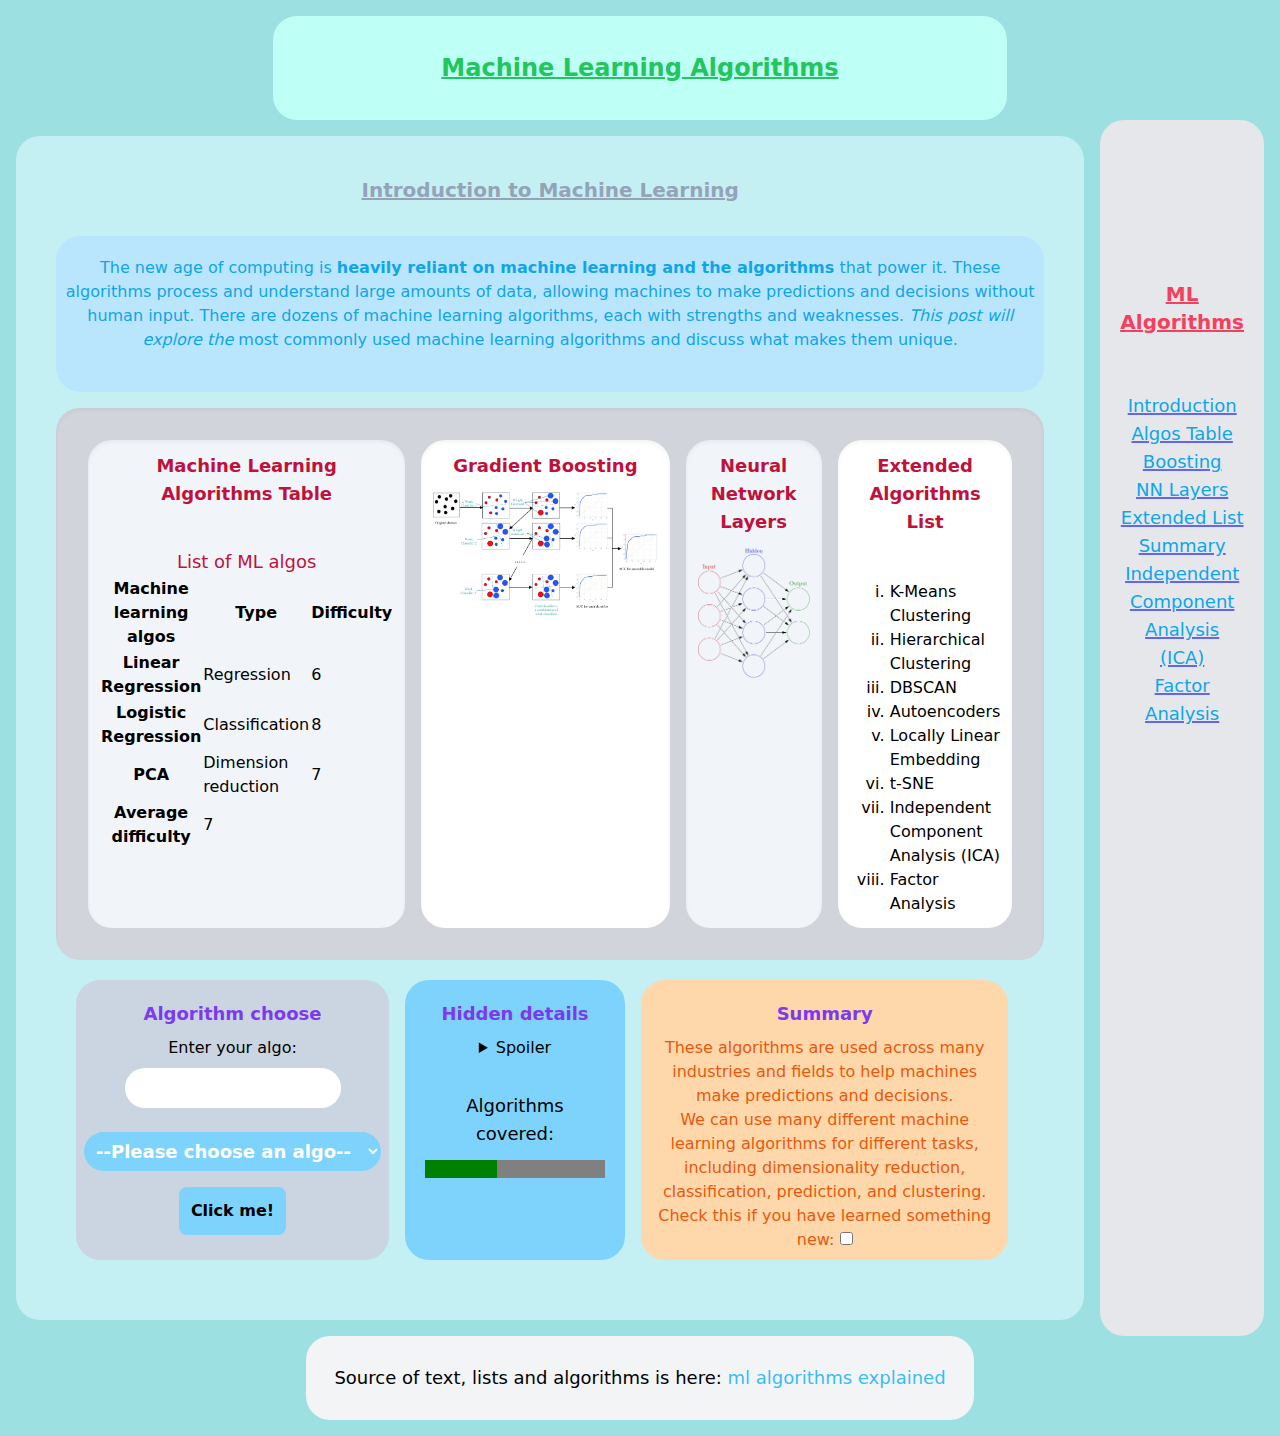
<file: lab2/src/index.html>
<!doctype html>
<html>

<head>
  <meta charset="UTF-8">
  <meta name="viewport" content="width=device-width, initial-scale=1.0">
  <link href="./output.css" rel="stylesheet">

  <style>
    body {
      display: grid;
      grid-template-columns: 10fr 1fr;
      grid-template-rows: auto;
      grid-template-areas:
        "header header"
        "main sidebar"
        "footer footer";
      justify-items: center;
      background-color: #9de0e2;
    }

    header {
      grid-area: header;
      background-color: #befff6;
    }

    footer {
      grid-area: footer;
      background-color: #f3f4f6;
    }

    .main {
      grid-area: main;
      background-color: #c5f0f3;
    }

    .sidebar {
      grid-area: sidebar;
      background-color: #e5e7eb;
    }
  </style>

</head>

<body>

  <header class="px-40 py-7 text-2xl rounded-3xl mt-4">
    <h1 class="text-green-500 text-center underline decoration-2 p-2 font-bold">Machine Learning Algorithms</h1>
  </header>

  <div class="main p-10 rounded-3xl m-4">
    <h2 class="text-slate-400	text-xl text-center underline pb-8 font-bold">Introduction to Machine Learning</h2>

    <article class="bg-sky-200 rounded-3xl">
      <p class="text-sky-500 text-center pt-5 pb-10">
        The new age of computing is <strong>heavily reliant on machine learning and the algorithms</strong> that power
        it.
        These algorithms process and understand large amounts of data,
        allowing machines to make predictions and decisions without human input.
        There are dozens of machine learning algorithms, each with strengths and weaknesses.
        <em>This post will explore the</em> most commonly used machine learning algorithms
        and discuss what makes them unique.
      </p>

    </article>

    <div class="shadow-inner bg-gray-300 p-3 rounded-3xl mt-4">
      <div class="flex flex-row p-5">
        <div class="bg-slate-100	p-3 shadow-inner rounded-3xl mr-4 flex-auto">
          <h2 class="text-rose-700 text-center text-lg font-bold">Machine Learning Algorithms Table</h2>
          <div class="py-10">
            <table class="table-auto">
              <caption class="text-rose-700 text-lg">
                List of ML algos
              </caption>
              <thead>
                <tr>
                  <th>Machine learning algos</th>
                  <th>Type</th>
                  <th>Difficulty</th>
                </tr>
              </thead>
              <tbody>
                <tr>
                  <th>Linear Regression</th>
                  <td>Regression</td>
                  <td>6</td>
                </tr>
                <tr>
                  <th>Logistic Regression</th>
                  <td>Classification</td>
                  <td>8</td>
                </tr>
                <tr>
                  <th>PCA</th>
                  <td>Dimension reduction</td>
                  <td>7</td>
                </tr>
              </tbody>
              <tfoot>
                <tr>
                  <th>Average difficulty</th>
                  <td>7</td>
                </tr>
              </tfoot>
            </table>
          </div>
        </div>

        <div class="bg-white p-3 shadow-inner rounded-3xl mr-4 flex-auto">
          <h2 class="text-rose-700 text-center text-lg font-bold">Gradient Boosting</h2>
          <img class="fit-picture pt-3" src="gradient_boost.png" alt="Visualization" width="600" height="300" />
        </div>

        <div class="bg-slate-100 p-3 shadow-inner rounded-3xl mr-4 flex-auto">
          <h2 class="text-rose-700 text-center text-lg font-bold">Neural Network Layers</h2>
          <map name="primary">
            <area shape="rect" coords="0, 0, 100, 400" href="https://nordvpn.com/pl/cybersecurity/glossary/input-layer/"
              target="_blank" alt="input" />
            <area shape="rect" coords="100,0,200,400"
              href="https://deepai.org/machine-learning-glossary-and-terms/hidden-layer-machine-learning"
              target="_blank" alt="hidden" />
            <area shape="rect" coords="200,0,300,400"
              href="https://www.techopedia.com/definition/33263/output-layer-neural-networks" target="_blank"
              alt="output" />
          </map>
          <img class="pt-3" usemap="#primary" src="nn.png" alt="Visualization or sth" width="300" height="300" />
        </div>

        <div class="bg-white p-3 shadow-inner rounded-3xl flex-auto">
          <h2 class="text-rose-700 text-center text-lg font-bold">Extended Algorithms List</h2>

          <ol type="i" class="pl-10 pt-11" style="list-style-type: lower-roman">
            <li>K-Means Clustering</li>
            <li>Hierarchical Clustering</li>
            <li>DBSCAN</li>
            <li>Autoencoders</li>
            <li>Locally Linear Embedding</li>
            <li>t-SNE</li>
            <li>Independent Component Analysis (ICA)</li>
            <li>Factor Analysis</li>
          </ol>
        </div>
      </div>
    </div>

    <div class="flex flex-row p-5">
      <div class="bg-slate-300 p-2 flex-auto rounded-3xl mr-4 flex-auto">
        <h2 class="text-violet-600 text-center pt-3 text-lg font-bold">Algorithm choose</h2>
        <form action="" method="get" class="form-example">
          <div class="text-center flex flex-col items-center p-2">
            <label for="algo">Enter your algo: </label>
            <input class="rounded-3xl p-2 mt-2 mb-2" type="text" name="algo" id="algo" required />
          </div>
          <div class="text-center">
            <select class="rounded-3xl bg-sky-300 p-2 text-white font-bold text-lg mt-2 mb-2" name="algos"
              id="algo-select" required>
              <option value="" disabled selected>--Please choose an algo--</option>
              <option value="lle">Locally Linear Embedding</option>
              <option value="bayes">Naive Bayes</option>
              <option value="bagging">Bootstrap aggregating</option>
            </select>

          </div>
          <div class="text-center p-2">
            <input class="animate-ping bg-sky-300 p-3 font-bold rounded-lg" type="submit" value="Click me!" />
          </div>
        </form>
      </div>

      <div class="p-2 px-2 bg-sky-300 text-center flex-auto rounded-3xl mr-4 flex-auto">
        <h2 class="text-violet-600 text-center pt-3 text-lg font-bold">Hidden details</h2>

        <details class="p-2">
          <summary>Spoiler</summary>
          There are more algorithms to cover.
        </details>

        <div class="text-center flex flex-col items-center text-lg p-3">
          <label class="p-3" for="task">Algorithms covered:</label>
          <progress id="task" max="100" value="40">40%</progress>
        </div>
      </div>

      <div class="bg-orange-200 p-2 flex-auto rounded-3xl mr-4 flex-auto">
        <h2 class="text-violet-600 text-center pt-3 text-lg font-bold">Summary</h2>
        <p class="text-orange-600	text-center pt-2">
          These algorithms are used across many industries and fields to help machines make predictions and decisions.
        </p>
        <p class="text-orange-600	text-center">
          We can use many different machine learning algorithms for different tasks, including dimensionality reduction,
        </p>
        <p class="text-orange-600	text-center">
          classification, prediction, and clustering.
        </p>
        <p class="text-orange-600	text-center">
          Check this if you have learned something new: <input type="checkbox" />
        </p>
      </div>
    </div>
  </div>

  <div
    class="sidebar py-20 px-5 text-sky-500 text-lg text-center underline decoration-indigo-500 decoration-2 rounded-3xl mr-4">
    <h2 class="text-rose-500 underline decoration-2 pt-20 pb-4 text-xl font-bold">ML Algorithms</h1>
      <ol class="py-10">
        <li>Introduction</li>
        <li>Algos Table</li>
        <li>Boosting</li>
        <li>NN Layers</li>
        <li>Extended List</li>
        <li>Summary</li>
        <li>Independent Component Analysis (ICA)</li>
        <li>Factor Analysis</li>
      </ol>
  </div>

  <footer class="p-7 text-lg rounded-3xl mb-4">
    <h2>Source of text, lists and algorithms is here:
      <a class="text-sky-400/100 hover:underline"
        href="https://www.aiplusinfo.com/blog/top-20-machine-learning-algorithms-explained/">
        ml algorithms explained
      </a>
    </h2>
  </footer>

</body>

</html>
</file>
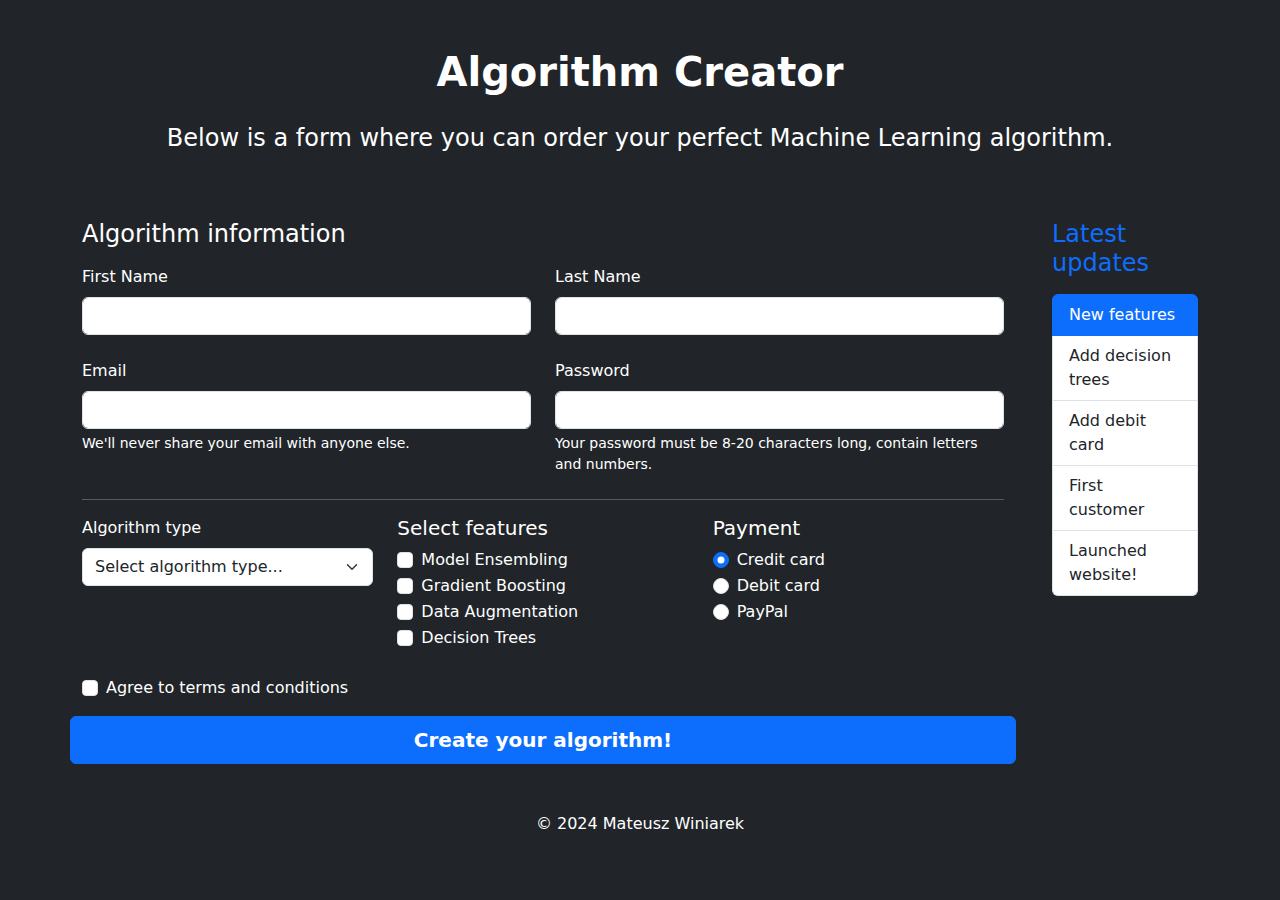
<file: lab3/checkout.html>
<!doctype html>
<html lang="en">

<head>
  <meta charset="utf-8">
  <meta name="viewport" content="width=device-width, initial-scale=1">
  <title>Bootstrap demo</title>
  <link href="https://cdn.jsdelivr.net/npm/bootstrap@5.3.3/dist/css/bootstrap.min.css" rel="stylesheet"
    integrity="sha384-QWTKZyjpPEjISv5WaRU9OFeRpok6YctnYmDr5pNlyT2bRjXh0JMhjY6hW+ALEwIH" crossorigin="anonymous">

  <style>
    .list-group-item.active-hover:hover {
      background-color: #6c757d;
      color: #fff;
      cursor: pointer;
    }
  </style>

</head>

<body class="bg-dark text-white">
  <script src="https://cdn.jsdelivr.net/npm/bootstrap@5.3.3/dist/js/bootstrap.bundle.min.js"
    integrity="sha384-YvpcrYf0tY3lHB60NNkmXc5s9fDVZLESaAA55NDzOxhy9GkcIdslK1eN7N6jIeHz"
    crossorigin="anonymous"></script>

  <div class="container-xl">
    <div class="py-5 text-center ">
      <h1 class="fs-1 fw-bold mb-4">Algorithm Creator</h1>
      <p class="fs-4">
        Below is a form where you can order your perfect Machine Learning algorithm.
      </p>
    </div>

    <div class="row m-10 row g-5">
      <div class="col-md-7 col-lg-10">
        <h4 class="mb-3">Algorithm information</h4>

        <form class="m-10">

          <div class="row mb-4">

            <div class="col">
              <label for="firstName" class="form-label">First Name</label>
              <input type="text" class="form-control" id="firstName" placeholder value required>
            </div>

            <div class="col">
              <label for="lastName" class="form-label">Last Name</label>
              <input type="text" class="form-control" id="lastName" placeholder value required>
            </div>

          </div>

          <div class="row mb-4">
            <div class="col">
              <label for="email" class="form-label">Email</label>
              <input type="email" class="form-control" id="email" aria-describedby="emailHelp" placeholder value
                required>
              <div id="emailHelp" class="form-text text-white">We'll never share your email with anyone else.</div>
            </div>

            <div class="col">
              <label for="password" class="form-label">Password</label>
              <input type="password" id="password" class="form-control" aria-describedby="passwordHelpBlock" placeholder
                value required>
              <div id="passwordHelpBlock" class="form-text text-white">
                Your password must be 8-20 characters long, contain letters and numbers.
              </div>
            </div>
          </div>

          <hr>

          <div class="row mb-4">
            <div class="col">
              <label for="algorithmType" class="form-label">Algorithm type</label>

              <select id="algorithmType" class="form-select" aria-label="algorithmSelected" required>
                <option selected disabled value="">Select algorithm type...</option>
                <option value="regression">Regression</option>
                <option value="classification">Classification</option>
                <option value="rl">Reinforcement Learning</option>
                <option value="tree">Tree</option>
              </select>
            </div>

            <div class="col">
              <h5>Select features</h5>

              <div class="form-check">
                <input class="form-check-input" type="checkbox" value="" id="checkEnsemble">
                <label class="form-check-label" for="checkEnsemble">
                  Model Ensembling
                </label>
              </div>

              <div class="form-check">
                <input class="form-check-input" type="checkbox" value="" id="checkBoosting">
                <label class="form-check-label" for="checkBoosting">
                  Gradient Boosting
                </label>
              </div>

              <div class="form-check">
                <input class="form-check-input" type="checkbox" value="" id="checkData">
                <label class="form-check-label" for="checkData">
                  Data Augmentation
                </label>
              </div>

              <div class="form-check">
                <input class="form-check-input" type="checkbox" value="" id="checkDecision">
                <label class="form-check-label" for="checkDecision">
                  Decision Trees
                </label>
              </div>
            </div>

            <div class="col">
              <h5>Payment</h5>

              <div class="form-check">
                <input class="form-check-input" type="radio" name="exampleRadios" value="creditCard"
                  id="radioCreditCard" checked required>
                <label class="form-check-label" for="radioCreditCard">
                  Credit card
                </label>
              </div>

              <div class="form-check">
                <input class="form-check-input" type="radio" name="exampleRadios" value="debitCard" id="radioDebitCard"
                  required>
                <label class="form-check-label" for="radioDebitCard">
                  Debit card
                </label>
              </div>

              <div class="form-check">
                <input class="form-check-input" type="radio" name="exampleRadios" value="payPal" id="radioPayPal"
                  required>
                <label class="form-check-label" for="radioPayPal">
                  PayPal
                </label>
              </div>
            </div>
          </div>

          <div class="form-check mb-3">
            <input class="form-check-input" type="checkbox" value="" id="termsAgreement" required>
            <label class="form-check-label" for="termsAgreement">
              Agree to terms and conditions
            </label>
          </div>

          <div class="row">
            <button type="submit" class="btn btn-primary fw-bold fs-5 p-2">Create your algorithm!</button>
          </div>

        </form>
      </div>


      <div class="col">
        <h4 class="mb-3 text-blue">
          <span class="text-primary">Latest updates</span>
        </h4>

        <ul class="list-group">
          <li class="list-group-item active" aria-current="true">New features</li>
          <li class="list-group-item active-hover">Add decision trees</li>
          <li class="list-group-item active-hover">Add debit card</li>
          <li class="list-group-item active-hover">First customer</li>
          <li class="list-group-item active-hover">Launched website!</li>
        </ul>

      </div>
    </div>

    <footer class="my-4 pt-4 text-center text-small">
      <p class="mb-1">© 2024 Mateusz Winiarek</p>
    </footer>

  </div>

</body>

</html>
</file>
<file: lab2/src/output.css>
/*
! tailwindcss v3.4.1 | MIT License | https://tailwindcss.com
*/

/*
1. Prevent padding and border from affecting element width. (https://github.com/mozdevs/cssremedy/issues/4)
2. Allow adding a border to an element by just adding a border-width. (https://github.com/tailwindcss/tailwindcss/pull/116)
*/

*,
::before,
::after {
  box-sizing: border-box;
  /* 1 */
  border-width: 0;
  /* 2 */
  border-style: solid;
  /* 2 */
  border-color: #e5e7eb;
  /* 2 */
}

::before,
::after {
  --tw-content: '';
}

/*
1. Use a consistent sensible line-height in all browsers.
2. Prevent adjustments of font size after orientation changes in iOS.
3. Use a more readable tab size.
4. Use the user's configured `sans` font-family by default.
5. Use the user's configured `sans` font-feature-settings by default.
6. Use the user's configured `sans` font-variation-settings by default.
7. Disable tap highlights on iOS
*/

html,
:host {
  line-height: 1.5;
  /* 1 */
  -webkit-text-size-adjust: 100%;
  /* 2 */
  -moz-tab-size: 4;
  /* 3 */
  -o-tab-size: 4;
     tab-size: 4;
  /* 3 */
  font-family: ui-sans-serif, system-ui, sans-serif, "Apple Color Emoji", "Segoe UI Emoji", "Segoe UI Symbol", "Noto Color Emoji";
  /* 4 */
  font-feature-settings: normal;
  /* 5 */
  font-variation-settings: normal;
  /* 6 */
  -webkit-tap-highlight-color: transparent;
  /* 7 */
}

/*
1. Remove the margin in all browsers.
2. Inherit line-height from `html` so users can set them as a class directly on the `html` element.
*/

body {
  margin: 0;
  /* 1 */
  line-height: inherit;
  /* 2 */
}

/*
1. Add the correct height in Firefox.
2. Correct the inheritance of border color in Firefox. (https://bugzilla.mozilla.org/show_bug.cgi?id=190655)
3. Ensure horizontal rules are visible by default.
*/

hr {
  height: 0;
  /* 1 */
  color: inherit;
  /* 2 */
  border-top-width: 1px;
  /* 3 */
}

/*
Add the correct text decoration in Chrome, Edge, and Safari.
*/

abbr:where([title]) {
  -webkit-text-decoration: underline dotted;
          text-decoration: underline dotted;
}

/*
Remove the default font size and weight for headings.
*/

h1,
h2,
h3,
h4,
h5,
h6 {
  font-size: inherit;
  font-weight: inherit;
}

/*
Reset links to optimize for opt-in styling instead of opt-out.
*/

a {
  color: inherit;
  text-decoration: inherit;
}

/*
Add the correct font weight in Edge and Safari.
*/

b,
strong {
  font-weight: bolder;
}

/*
1. Use the user's configured `mono` font-family by default.
2. Use the user's configured `mono` font-feature-settings by default.
3. Use the user's configured `mono` font-variation-settings by default.
4. Correct the odd `em` font sizing in all browsers.
*/

code,
kbd,
samp,
pre {
  font-family: ui-monospace, SFMono-Regular, Menlo, Monaco, Consolas, "Liberation Mono", "Courier New", monospace;
  /* 1 */
  font-feature-settings: normal;
  /* 2 */
  font-variation-settings: normal;
  /* 3 */
  font-size: 1em;
  /* 4 */
}

/*
Add the correct font size in all browsers.
*/

small {
  font-size: 80%;
}

/*
Prevent `sub` and `sup` elements from affecting the line height in all browsers.
*/

sub,
sup {
  font-size: 75%;
  line-height: 0;
  position: relative;
  vertical-align: baseline;
}

sub {
  bottom: -0.25em;
}

sup {
  top: -0.5em;
}

/*
1. Remove text indentation from table contents in Chrome and Safari. (https://bugs.chromium.org/p/chromium/issues/detail?id=999088, https://bugs.webkit.org/show_bug.cgi?id=201297)
2. Correct table border color inheritance in all Chrome and Safari. (https://bugs.chromium.org/p/chromium/issues/detail?id=935729, https://bugs.webkit.org/show_bug.cgi?id=195016)
3. Remove gaps between table borders by default.
*/

table {
  text-indent: 0;
  /* 1 */
  border-color: inherit;
  /* 2 */
  border-collapse: collapse;
  /* 3 */
}

/*
1. Change the font styles in all browsers.
2. Remove the margin in Firefox and Safari.
3. Remove default padding in all browsers.
*/

button,
input,
optgroup,
select,
textarea {
  font-family: inherit;
  /* 1 */
  font-feature-settings: inherit;
  /* 1 */
  font-variation-settings: inherit;
  /* 1 */
  font-size: 100%;
  /* 1 */
  font-weight: inherit;
  /* 1 */
  line-height: inherit;
  /* 1 */
  color: inherit;
  /* 1 */
  margin: 0;
  /* 2 */
  padding: 0;
  /* 3 */
}

/*
Remove the inheritance of text transform in Edge and Firefox.
*/

button,
select {
  text-transform: none;
}

/*
1. Correct the inability to style clickable types in iOS and Safari.
2. Remove default button styles.
*/

button,
[type='button'],
[type='reset'],
[type='submit'] {
  -webkit-appearance: button;
  /* 1 */
  background-color: transparent;
  /* 2 */
  background-image: none;
  /* 2 */
}

/*
Use the modern Firefox focus style for all focusable elements.
*/

:-moz-focusring {
  outline: auto;
}

/*
Remove the additional `:invalid` styles in Firefox. (https://github.com/mozilla/gecko-dev/blob/2f9eacd9d3d995c937b4251a5557d95d494c9be1/layout/style/res/forms.css#L728-L737)
*/

:-moz-ui-invalid {
  box-shadow: none;
}

/*
Add the correct vertical alignment in Chrome and Firefox.
*/

progress {
  vertical-align: baseline;
}

/*
Correct the cursor style of increment and decrement buttons in Safari.
*/

::-webkit-inner-spin-button,
::-webkit-outer-spin-button {
  height: auto;
}

/*
1. Correct the odd appearance in Chrome and Safari.
2. Correct the outline style in Safari.
*/

[type='search'] {
  -webkit-appearance: textfield;
  /* 1 */
  outline-offset: -2px;
  /* 2 */
}

/*
Remove the inner padding in Chrome and Safari on macOS.
*/

::-webkit-search-decoration {
  -webkit-appearance: none;
}

/*
1. Correct the inability to style clickable types in iOS and Safari.
2. Change font properties to `inherit` in Safari.
*/

::-webkit-file-upload-button {
  -webkit-appearance: button;
  /* 1 */
  font: inherit;
  /* 2 */
}

/*
Add the correct display in Chrome and Safari.
*/

summary {
  display: list-item;
}

/*
Removes the default spacing and border for appropriate elements.
*/

blockquote,
dl,
dd,
h1,
h2,
h3,
h4,
h5,
h6,
hr,
figure,
p,
pre {
  margin: 0;
}

fieldset {
  margin: 0;
  padding: 0;
}

legend {
  padding: 0;
}

ol,
ul,
menu {
  list-style: none;
  margin: 0;
  padding: 0;
}

/*
Reset default styling for dialogs.
*/

dialog {
  padding: 0;
}

/*
Prevent resizing textareas horizontally by default.
*/

textarea {
  resize: vertical;
}

/*
1. Reset the default placeholder opacity in Firefox. (https://github.com/tailwindlabs/tailwindcss/issues/3300)
2. Set the default placeholder color to the user's configured gray 400 color.
*/

input::-moz-placeholder, textarea::-moz-placeholder {
  opacity: 1;
  /* 1 */
  color: #9ca3af;
  /* 2 */
}

input::placeholder,
textarea::placeholder {
  opacity: 1;
  /* 1 */
  color: #9ca3af;
  /* 2 */
}

/*
Set the default cursor for buttons.
*/

button,
[role="button"] {
  cursor: pointer;
}

/*
Make sure disabled buttons don't get the pointer cursor.
*/

:disabled {
  cursor: default;
}

/*
1. Make replaced elements `display: block` by default. (https://github.com/mozdevs/cssremedy/issues/14)
2. Add `vertical-align: middle` to align replaced elements more sensibly by default. (https://github.com/jensimmons/cssremedy/issues/14#issuecomment-634934210)
   This can trigger a poorly considered lint error in some tools but is included by design.
*/

img,
svg,
video,
canvas,
audio,
iframe,
embed,
object {
  display: block;
  /* 1 */
  vertical-align: middle;
  /* 2 */
}

/*
Constrain images and videos to the parent width and preserve their intrinsic aspect ratio. (https://github.com/mozdevs/cssremedy/issues/14)
*/

img,
video {
  max-width: 100%;
  height: auto;
}

/* Make elements with the HTML hidden attribute stay hidden by default */

[hidden] {
  display: none;
}

*, ::before, ::after {
  --tw-border-spacing-x: 0;
  --tw-border-spacing-y: 0;
  --tw-translate-x: 0;
  --tw-translate-y: 0;
  --tw-rotate: 0;
  --tw-skew-x: 0;
  --tw-skew-y: 0;
  --tw-scale-x: 1;
  --tw-scale-y: 1;
  --tw-pan-x:  ;
  --tw-pan-y:  ;
  --tw-pinch-zoom:  ;
  --tw-scroll-snap-strictness: proximity;
  --tw-gradient-from-position:  ;
  --tw-gradient-via-position:  ;
  --tw-gradient-to-position:  ;
  --tw-ordinal:  ;
  --tw-slashed-zero:  ;
  --tw-numeric-figure:  ;
  --tw-numeric-spacing:  ;
  --tw-numeric-fraction:  ;
  --tw-ring-inset:  ;
  --tw-ring-offset-width: 0px;
  --tw-ring-offset-color: #fff;
  --tw-ring-color: rgb(59 130 246 / 0.5);
  --tw-ring-offset-shadow: 0 0 #0000;
  --tw-ring-shadow: 0 0 #0000;
  --tw-shadow: 0 0 #0000;
  --tw-shadow-colored: 0 0 #0000;
  --tw-blur:  ;
  --tw-brightness:  ;
  --tw-contrast:  ;
  --tw-grayscale:  ;
  --tw-hue-rotate:  ;
  --tw-invert:  ;
  --tw-saturate:  ;
  --tw-sepia:  ;
  --tw-drop-shadow:  ;
  --tw-backdrop-blur:  ;
  --tw-backdrop-brightness:  ;
  --tw-backdrop-contrast:  ;
  --tw-backdrop-grayscale:  ;
  --tw-backdrop-hue-rotate:  ;
  --tw-backdrop-invert:  ;
  --tw-backdrop-opacity:  ;
  --tw-backdrop-saturate:  ;
  --tw-backdrop-sepia:  ;
}

::backdrop {
  --tw-border-spacing-x: 0;
  --tw-border-spacing-y: 0;
  --tw-translate-x: 0;
  --tw-translate-y: 0;
  --tw-rotate: 0;
  --tw-skew-x: 0;
  --tw-skew-y: 0;
  --tw-scale-x: 1;
  --tw-scale-y: 1;
  --tw-pan-x:  ;
  --tw-pan-y:  ;
  --tw-pinch-zoom:  ;
  --tw-scroll-snap-strictness: proximity;
  --tw-gradient-from-position:  ;
  --tw-gradient-via-position:  ;
  --tw-gradient-to-position:  ;
  --tw-ordinal:  ;
  --tw-slashed-zero:  ;
  --tw-numeric-figure:  ;
  --tw-numeric-spacing:  ;
  --tw-numeric-fraction:  ;
  --tw-ring-inset:  ;
  --tw-ring-offset-width: 0px;
  --tw-ring-offset-color: #fff;
  --tw-ring-color: rgb(59 130 246 / 0.5);
  --tw-ring-offset-shadow: 0 0 #0000;
  --tw-ring-shadow: 0 0 #0000;
  --tw-shadow: 0 0 #0000;
  --tw-shadow-colored: 0 0 #0000;
  --tw-blur:  ;
  --tw-brightness:  ;
  --tw-contrast:  ;
  --tw-grayscale:  ;
  --tw-hue-rotate:  ;
  --tw-invert:  ;
  --tw-saturate:  ;
  --tw-sepia:  ;
  --tw-drop-shadow:  ;
  --tw-backdrop-blur:  ;
  --tw-backdrop-brightness:  ;
  --tw-backdrop-contrast:  ;
  --tw-backdrop-grayscale:  ;
  --tw-backdrop-hue-rotate:  ;
  --tw-backdrop-invert:  ;
  --tw-backdrop-opacity:  ;
  --tw-backdrop-saturate:  ;
  --tw-backdrop-sepia:  ;
}

.m-4 {
  margin: 1rem;
}

.mr-3 {
  margin-right: 0.75rem;
}

.mr-4 {
  margin-right: 1rem;
}

.ml-4 {
  margin-left: 1rem;
}

.mt-4 {
  margin-top: 1rem;
}

.mb-4 {
  margin-bottom: 1rem;
}

.mt-1 {
  margin-top: 0.25rem;
}

.mt-2 {
  margin-top: 0.5rem;
}

.mb-2 {
  margin-bottom: 0.5rem;
}

.flex {
  display: flex;
}

.table {
  display: table;
}

.grid {
  display: grid;
}

.hidden {
  display: none;
}

.h-5 {
  height: 1.25rem;
}

.w-5 {
  width: 1.25rem;
}

.w-64 {
  width: 16rem;
}

.w-32 {
  width: 8rem;
}

.w-16 {
  width: 4rem;
}

.flex-none {
  flex: none;
}

.flex-auto {
  flex: 1 1 auto;
}

.flex-1 {
  flex: 1 1 0%;
}

.table-auto {
  table-layout: auto;
}

@keyframes spin {
  to {
    transform: rotate(360deg);
  }
}

.animate-spin {
  animation: spin 1s linear infinite;
}

@keyframes ping {
  75%, 100% {
    transform: scale(2);
    opacity: 0;
  }
}

.animate-ping {
  animation: ping 1s cubic-bezier(0, 0, 0.2, 1) infinite;
}

.flex-row {
  flex-direction: row;
}

.flex-col {
  flex-direction: column;
}

.items-center {
  align-items: center;
}

.justify-center {
  justify-content: center;
}

.rounded-lg {
  border-radius: 0.5rem;
}

.rounded-2xl {
  border-radius: 1rem;
}

.rounded-3xl {
  border-radius: 1.5rem;
}

.bg-sky-500 {
  --tw-bg-opacity: 1;
  background-color: rgb(14 165 233 / var(--tw-bg-opacity));
}

.bg-sky-500\/\[\.06\] {
  background-color: rgb(14 165 233 / .06);
}

.bg-sky-500\/\[\.6\] {
  background-color: rgb(14 165 233 / .6);
}

.bg-transparent {
  background-color: transparent;
}

.bg-slate-900 {
  --tw-bg-opacity: 1;
  background-color: rgb(15 23 42 / var(--tw-bg-opacity));
}

.bg-slate-300 {
  --tw-bg-opacity: 1;
  background-color: rgb(203 213 225 / var(--tw-bg-opacity));
}

.bg-orange-200 {
  --tw-bg-opacity: 1;
  background-color: rgb(254 215 170 / var(--tw-bg-opacity));
}

.bg-purple-300 {
  --tw-bg-opacity: 1;
  background-color: rgb(216 180 254 / var(--tw-bg-opacity));
}

.bg-indigo-500 {
  --tw-bg-opacity: 1;
  background-color: rgb(99 102 241 / var(--tw-bg-opacity));
}

.bg-white {
  --tw-bg-opacity: 1;
  background-color: rgb(255 255 255 / var(--tw-bg-opacity));
}

.bg-sky-300 {
  --tw-bg-opacity: 1;
  background-color: rgb(125 211 252 / var(--tw-bg-opacity));
}

.bg-sky-200 {
  --tw-bg-opacity: 1;
  background-color: rgb(186 230 253 / var(--tw-bg-opacity));
}

.bg-gray-300 {
  --tw-bg-opacity: 1;
  background-color: rgb(209 213 219 / var(--tw-bg-opacity));
}

.bg-slate-50 {
  --tw-bg-opacity: 1;
  background-color: rgb(248 250 252 / var(--tw-bg-opacity));
}

.bg-slate-400 {
  --tw-bg-opacity: 1;
  background-color: rgb(148 163 184 / var(--tw-bg-opacity));
}

.bg-slate-100 {
  --tw-bg-opacity: 1;
  background-color: rgb(241 245 249 / var(--tw-bg-opacity));
}

.bg-slate-200 {
  --tw-bg-opacity: 1;
  background-color: rgb(226 232 240 / var(--tw-bg-opacity));
}

.p-4 {
  padding: 1rem;
}

.p-3 {
  padding: 0.75rem;
}

.p-2 {
  padding: 0.5rem;
}

.p-10 {
  padding: 2.5rem;
}

.p-20 {
  padding: 5rem;
}

.p-5 {
  padding: 1.25rem;
}

.p-7 {
  padding: 1.75rem;
}

.p-8 {
  padding: 2rem;
}

.px-3 {
  padding-left: 0.75rem;
  padding-right: 0.75rem;
}

.py-10 {
  padding-top: 2.5rem;
  padding-bottom: 2.5rem;
}

.px-10 {
  padding-left: 2.5rem;
  padding-right: 2.5rem;
}

.px-5 {
  padding-left: 1.25rem;
  padding-right: 1.25rem;
}

.py-20 {
  padding-top: 5rem;
  padding-bottom: 5rem;
}

.py-5 {
  padding-top: 1.25rem;
  padding-bottom: 1.25rem;
}

.py-7 {
  padding-top: 1.75rem;
  padding-bottom: 1.75rem;
}

.px-7 {
  padding-left: 1.75rem;
  padding-right: 1.75rem;
}

.px-40 {
  padding-left: 10rem;
  padding-right: 10rem;
}

.px-2 {
  padding-left: 0.5rem;
  padding-right: 0.5rem;
}

.pt-20 {
  padding-top: 5rem;
}

.pb-8 {
  padding-bottom: 2rem;
}

.pb-4 {
  padding-bottom: 1rem;
}

.pl-20 {
  padding-left: 5rem;
}

.pl-10 {
  padding-left: 2.5rem;
}

.pt-5 {
  padding-top: 1.25rem;
}

.pt-8 {
  padding-top: 2rem;
}

.pt-12 {
  padding-top: 3rem;
}

.pt-11 {
  padding-top: 2.75rem;
}

.pt-3 {
  padding-top: 0.75rem;
}

.pb-5 {
  padding-bottom: 1.25rem;
}

.pb-10 {
  padding-bottom: 2.5rem;
}

.pt-2 {
  padding-top: 0.5rem;
}

.text-center {
  text-align: center;
}

.text-3xl {
  font-size: 1.875rem;
  line-height: 2.25rem;
}

.text-lg {
  font-size: 1.125rem;
  line-height: 1.75rem;
}

.text-xl {
  font-size: 1.25rem;
  line-height: 1.75rem;
}

.text-2xl {
  font-size: 1.5rem;
  line-height: 2rem;
}

.font-bold {
  font-weight: 700;
}

.text-sky-500 {
  --tw-text-opacity: 1;
  color: rgb(14 165 233 / var(--tw-text-opacity));
}

.text-green-500 {
  --tw-text-opacity: 1;
  color: rgb(34 197 94 / var(--tw-text-opacity));
}

.text-rose-700 {
  --tw-text-opacity: 1;
  color: rgb(190 18 60 / var(--tw-text-opacity));
}

.text-fuchsia-500 {
  --tw-text-opacity: 1;
  color: rgb(217 70 239 / var(--tw-text-opacity));
}

.text-sky-400\/100 {
  color: rgb(56 189 248 / 1);
}

.text-slate-400 {
  --tw-text-opacity: 1;
  color: rgb(148 163 184 / var(--tw-text-opacity));
}

.text-violet-600 {
  --tw-text-opacity: 1;
  color: rgb(124 58 237 / var(--tw-text-opacity));
}

.text-white {
  --tw-text-opacity: 1;
  color: rgb(255 255 255 / var(--tw-text-opacity));
}

.text-gray-100 {
  --tw-text-opacity: 1;
  color: rgb(243 244 246 / var(--tw-text-opacity));
}

.text-emerald-400 {
  --tw-text-opacity: 1;
  color: rgb(52 211 153 / var(--tw-text-opacity));
}

.text-orange-600 {
  --tw-text-opacity: 1;
  color: rgb(234 88 12 / var(--tw-text-opacity));
}

.text-rose-500 {
  --tw-text-opacity: 1;
  color: rgb(244 63 94 / var(--tw-text-opacity));
}

.underline {
  text-decoration-line: underline;
}

.decoration-indigo-500 {
  text-decoration-color: #6366f1;
}

.decoration-1 {
  text-decoration-thickness: 1px;
}

.decoration-2 {
  text-decoration-thickness: 2px;
}

.shadow-2xl {
  --tw-shadow: 0 25px 50px -12px rgb(0 0 0 / 0.25);
  --tw-shadow-colored: 0 25px 50px -12px var(--tw-shadow-color);
  box-shadow: var(--tw-ring-offset-shadow, 0 0 #0000), var(--tw-ring-shadow, 0 0 #0000), var(--tw-shadow);
}

.shadow-inner {
  --tw-shadow: inset 0 2px 4px 0 rgb(0 0 0 / 0.05);
  --tw-shadow-colored: inset 0 2px 4px 0 var(--tw-shadow-color);
  box-shadow: var(--tw-ring-offset-shadow, 0 0 #0000), var(--tw-ring-shadow, 0 0 #0000), var(--tw-shadow);
}

.hover\:underline:hover {
  text-decoration-line: underline;
}
</file>
